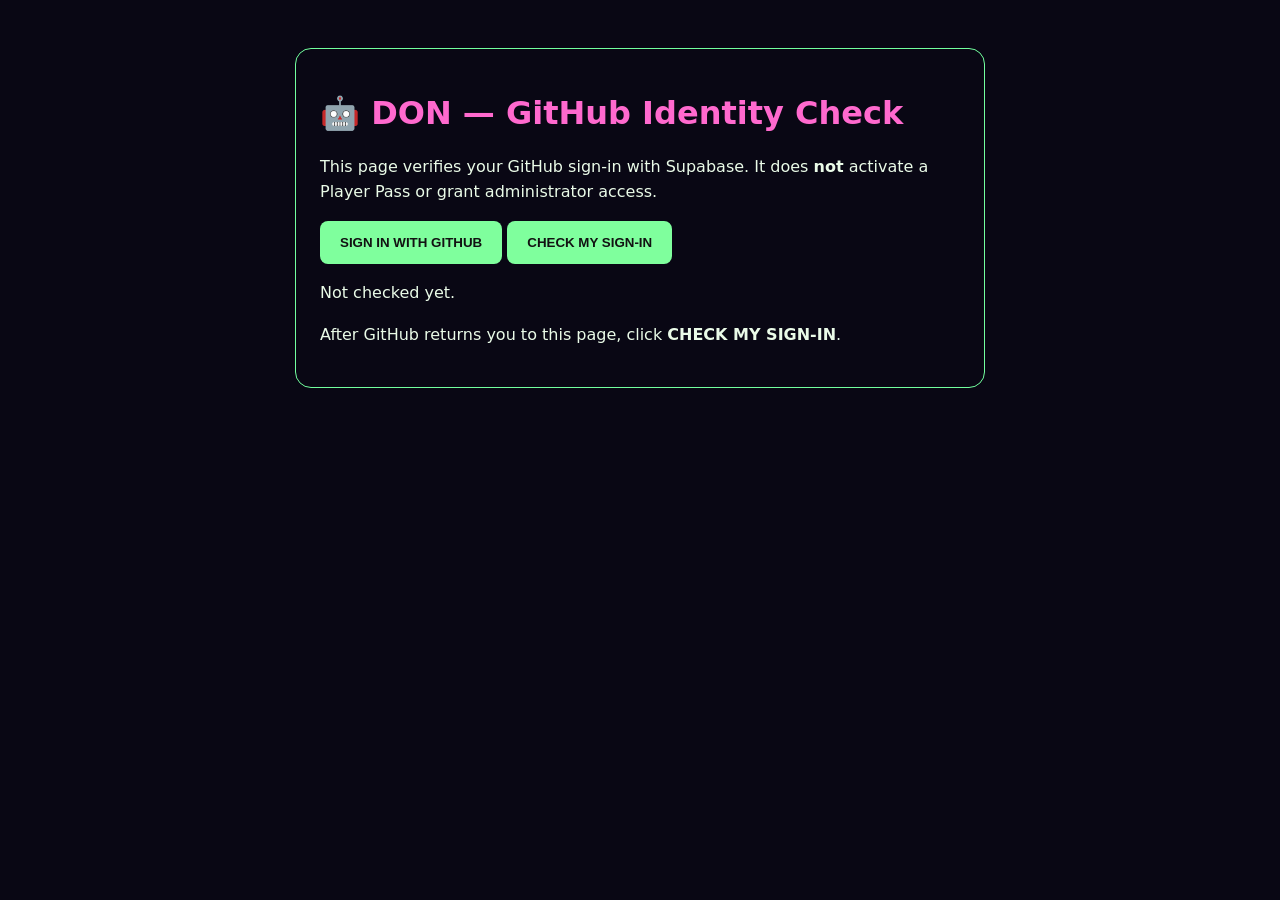
<file: don-github-identity-check.html>
<!doctype html>
<html lang="en"><head><meta charset="utf-8"><meta name="viewport" content="width=device-width,initial-scale=1">
<title>DON GitHub Identity Check — Big Daddy's Arcade</title>
<style>body{background:#090714;color:#eafbe8;font:16px system-ui;margin:0;padding:3rem 1rem}main{max-width:640px;margin:auto;border:1px solid #72ff9e;border-radius:16px;padding:24px}h1{color:#ff69ce}button{background:#7fff9d;color:#121212;border:0;border-radius:8px;padding:14px 20px;font-weight:800;cursor:pointer}button:disabled{opacity:.5}p{line-height:1.6}code{overflow-wrap:anywhere}</style></head>
<body><main><h1>🤖 DON — GitHub Identity Check</h1>
<p>This page verifies your GitHub sign-in with Supabase. It does <strong>not</strong> activate a Player Pass or grant administrator access.</p>
<button id="login">SIGN IN WITH GITHUB</button>
<button id="check">CHECK MY SIGN-IN</button>
<p id="status" role="status" aria-live="polite">Not checked yet.</p>
<p>After GitHub returns you to this page, click <strong>CHECK MY SIGN-IN</strong>.</p>
</main>
<script type="module">
import { createClient } from "https://esm.sh/@supabase/supabase-js@2.57.4";
const supabase=createClient("https://jrqzwlowxofnyqpmjgkg.supabase.co","sb_publishable_AYOK3FB6Kw0Oun_Sugq1wQ_brAZ3VRi",{auth:{flowType:"pkce",persistSession:true,detectSessionInUrl:true}});
const status=document.querySelector("#status");
document.querySelector("#login").addEventListener("click",async()=>{
  status.textContent="Opening GitHub…";
  const {error}=await supabase.auth.signInWithOAuth({provider:"github",options:{redirectTo:"https://g1lgamesh20.github.io/big-daddys-arcade/don-github-identity-check.html",scopes:"read:user"}});
  if(error)status.textContent="Sign-in could not start: "+error.message;
});
document.querySelector("#check").addEventListener("click",async()=>{
  status.textContent="Checking identity…";
  const {data,error}=await supabase.auth.getUser();
  if(error||!data?.user){status.textContent="No authenticated GitHub session found. Sign in first.";return;}
  const u=data.user;
  if(u.is_anonymous||!u.app_metadata?.providers?.includes("github")){
    status.textContent="A session exists, but it is not a verified GitHub sign-in.";return;
  }
  status.textContent="GitHub identity verified in Supabase. The operator can now verify your Auth user record server-side. Administrator access is NOT yet granted.";
});
</script></body></html>
</file>
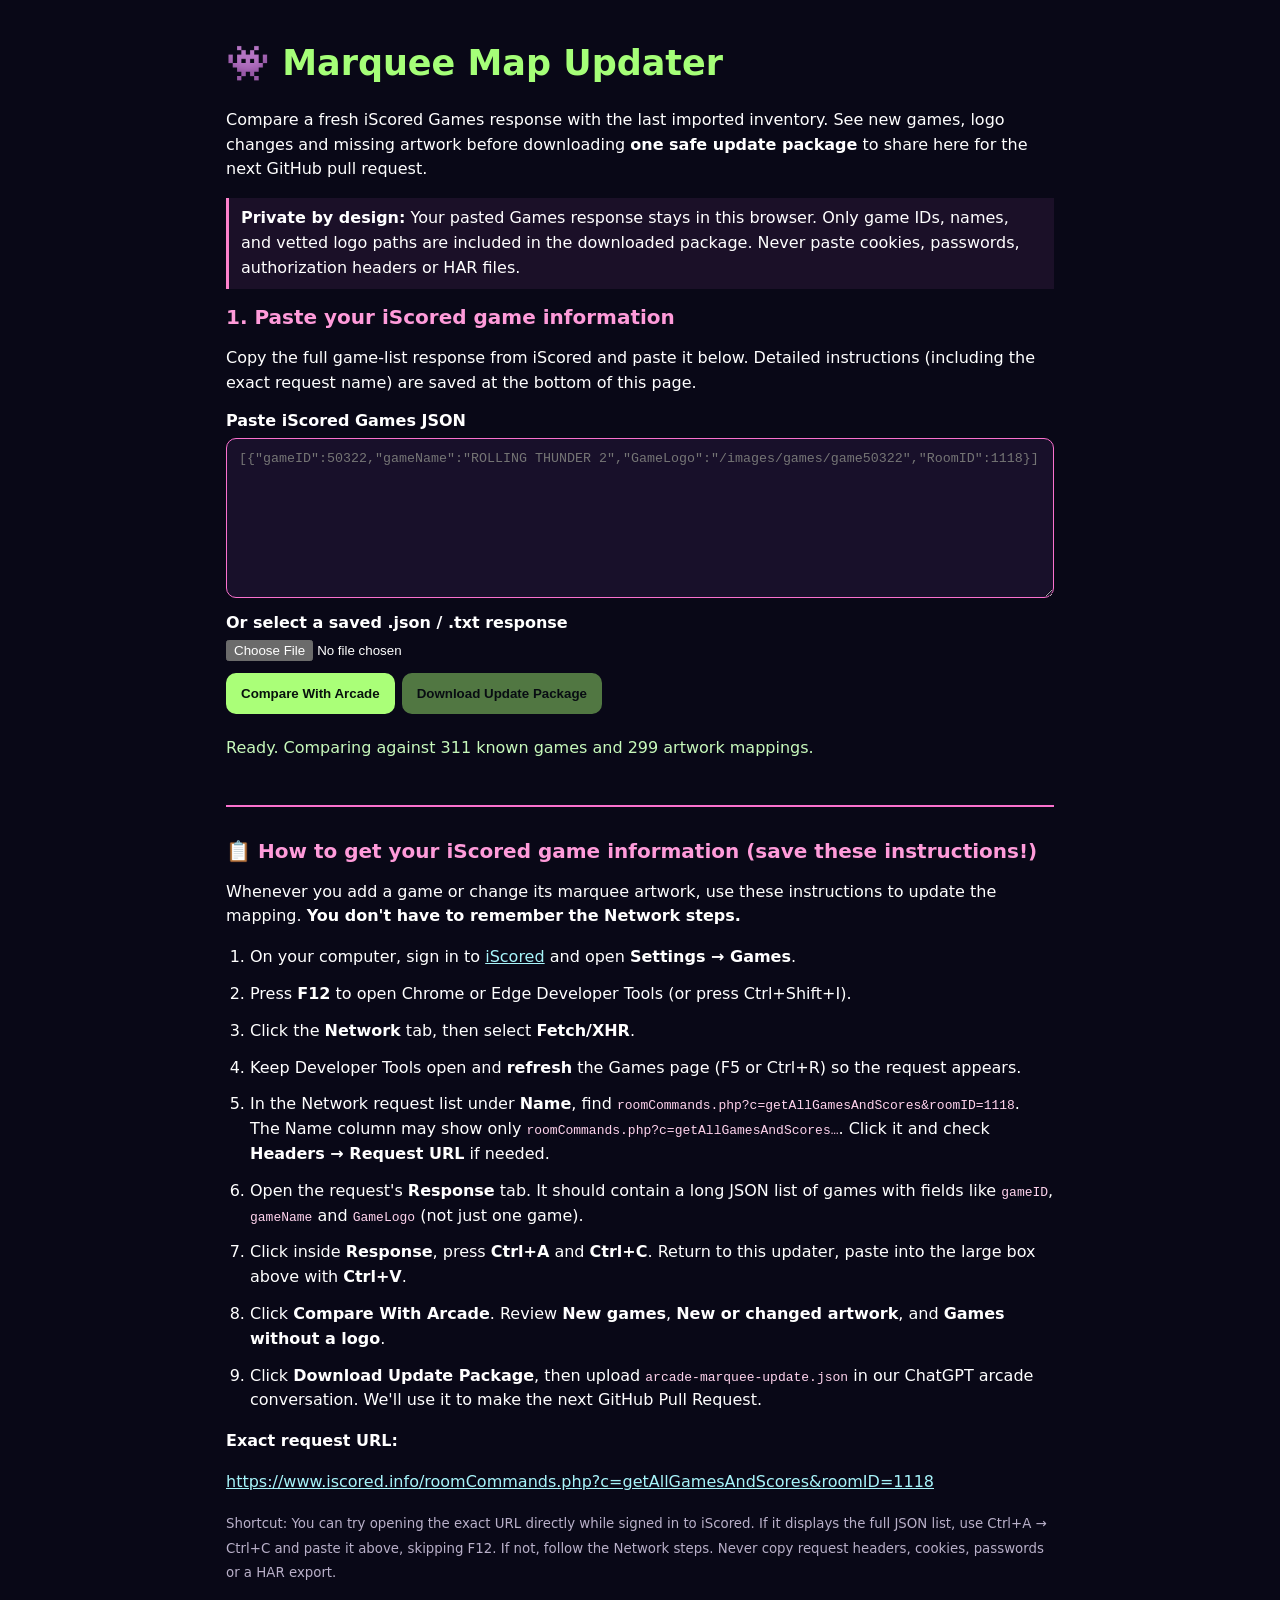
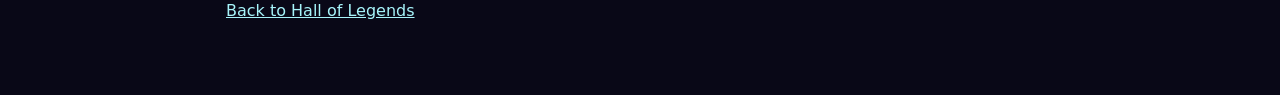
<file: marquee-import.html>
<!doctype html>
<html lang="en">
<head>
<meta charset="utf-8"><meta name="viewport" content="width=device-width,initial-scale=1,viewport-fit=cover">
<title>Marquee Map Updater — Big Daddy's Arcade</title>
<style>
:root{color-scheme:dark;font-family:system-ui,-apple-system,Segoe UI,sans-serif;background:#090817;color:#fff}
*{box-sizing:border-box}body{margin:auto;max-width:860px;padding:20px 16px 75px}
h1{font-size:clamp(24px,5vw,35px);color:#a5ff78}h2{font-size:20px;color:#ff9bda}
p,li{line-height:1.55}textarea{display:block;width:100%;height:160px;resize:vertical;background:#18102a;color:white;border:1px solid #fb71ce;border-radius:10px;padding:12px;font-family:ui-monospace,monospace}
button{display:inline-block;margin:12px 7px 12px 0;padding:13px 15px;color:#08120d;background:#aaff78;border:0;border-radius:10px;font-weight:800;cursor:pointer}
button:disabled{opacity:.45;cursor:not-allowed}label{display:block;font-weight:700;margin:15px 0 8px}
#status{padding:12px 0;white-space:pre-wrap;color:#c7f9bb}small{color:#b9b0c9}a{color:#a7f4fa}code{color:#ffd3ed}
.metrics{display:flex;flex-wrap:wrap;gap:9px}.metric{border:1px solid #504060;border-radius:10px;padding:12px;min-width:105px;flex:1}
.metric b{display:block;font-size:25px;color:#aaff78}.metric span{color:#d2c9dd;font-size:13px}
section.results{border-top:1px solid #554262;padding-top:8px;margin-top:12px}
ul.changes{max-height:250px;overflow:auto;padding-left:23px}li{overflow-wrap:anywhere}
.notice{border-left:3px solid #ff82cd;padding:8px 12px;background:#1b1028}
.howto{border-top:2px solid #fb71ce;margin-top:36px;padding-top:15px}
.howto ol{padding-left:24px}.howto li{margin:12px 0}.howto a,.howto code{overflow-wrap:anywhere}
</style></head>
<body>
<h1>👾 Marquee Map Updater</h1>
<p>Compare a fresh iScored Games response with the last imported inventory. See new games, logo changes and missing artwork before downloading <strong>one safe update package</strong> to share here for the next GitHub pull request.</p>
<p class="notice"><strong>Private by design:</strong> Your pasted Games response stays in this browser. Only game IDs, names, and vetted logo paths are included in the downloaded package. Never paste cookies, passwords, authorization headers or HAR files.</p>
<h2>1. Paste your iScored game information</h2>
<p>Copy the full game-list response from iScored and paste it below. Detailed instructions (including the exact request name) are saved at the bottom of this page.</p>
<label for="records">Paste iScored Games JSON</label>
<textarea id="records" spellcheck="false" placeholder='[{"gameID":50322,"gameName":"ROLLING THUNDER 2","GameLogo":"/images/games/game50322","RoomID":1118}]'></textarea>
<label for="source-file">Or select a saved .json / .txt response</label>
<input id="source-file" type="file" accept=".json,.txt,application/json,text/plain">
<div><button id="build" type="button" disabled>Compare With Arcade</button><button id="download" type="button" disabled>Download Update Package</button></div>
<div id="status" role="status" aria-live="polite">Loading current arcade inventory and logo map…</div>
<div id="report" hidden>
<h2>2. Review the differences</h2>
<div class="metrics" id="metrics"></div>
<div id="details"></div>
<p><small>Missing logos never erase existing artwork. Games absent from a partial response are not removed. This imports data only; it does not send updates or publish them to GitHub automatically.</small></p>
<h2>3. Download and upload here</h2>
<p>Click <strong>Download Update Package</strong>, then attach <code>arcade-marquee-update.json</code> in our ChatGPT conversation. I'll review it and prepare the next GitHub pull request. No other files needed.</p>
</div>
<section class="howto" aria-labelledby="instructions-heading">
<h2 id="instructions-heading">📋 How to get your iScored game information (save these instructions!)</h2>
<p>Whenever you add a game or change its marquee artwork, use these instructions to update the mapping. <strong>You don't have to remember the Network steps.</strong></p>
<ol>
<li>On your computer, sign in to <a href="https://www.iscored.info/" target="_blank" rel="noopener noreferrer">iScored</a> and open <strong>Settings → Games</strong>.</li>
<li>Press <strong>F12</strong> to open Chrome or Edge Developer Tools (or press Ctrl+Shift+I).</li>
<li>Click the <strong>Network</strong> tab, then select <strong>Fetch/XHR</strong>.</li>
<li>Keep Developer Tools open and <strong>refresh</strong> the Games page (F5 or Ctrl+R) so the request appears.</li>
<li>In the Network request list under <strong>Name</strong>, find <code>roomCommands.php?c=getAllGamesAndScores&amp;roomID=1118</code>. The Name column may show only <code>roomCommands.php?c=getAllGamesAndScores…</code>. Click it and check <strong>Headers → Request URL</strong> if needed.</li>
<li>Open the request's <strong>Response</strong> tab. It should contain a long JSON list of games with fields like <code>gameID</code>, <code>gameName</code> and <code>GameLogo</code> (not just one game).</li>
<li>Click inside <strong>Response</strong>, press <strong>Ctrl+A</strong> and <strong>Ctrl+C</strong>. Return to this updater, paste into the large box above with <strong>Ctrl+V</strong>.</li>
<li>Click <strong>Compare With Arcade</strong>. Review <strong>New games</strong>, <strong>New or changed artwork</strong>, and <strong>Games without a logo</strong>.</li>
<li>Click <strong>Download Update Package</strong>, then upload <code>arcade-marquee-update.json</code> in our ChatGPT arcade conversation. We'll use it to make the next GitHub Pull Request.</li>
</ol>
<p><strong>Exact request URL:</strong></p>
<p><a href="https://www.iscored.info/roomCommands.php?c=getAllGamesAndScores&amp;roomID=1118" target="_blank" rel="noopener noreferrer">https://www.iscored.info/roomCommands.php?c=getAllGamesAndScores&amp;roomID=1118</a></p>
<p><small>Shortcut: You can try opening the exact URL directly while signed in to iScored. If it displays the full JSON list, use Ctrl+A → Ctrl+C and paste it above, skipping F12. If not, follow the Network steps. Never copy request headers, cookies, passwords or a HAR export.</small></p>
</section>
<a href="./">Back to Hall of Legends</a>
<script>
(async()=>{
'use strict';
const text=document.getElementById('records'),input=document.getElementById('source-file');
const status=document.getElementById('status'),download=document.getElementById('download');
const build=document.getElementById('build'),report=document.getElementById('report');
const metrics=document.getElementById('metrics'),details=document.getElementById('details');
const validId=/^[0-9]{1,12}$/,validLogo=/^\/(?:community\/)?images\/games\/game[0-9]{1,12}$/;
let oldLogos,oldGames,packageData=null;
const has=(obj,key)=>Object.prototype.hasOwnProperty.call(obj,key);
try{
const [logoResponse,gameResponse]=await Promise.all([
 fetch('./game-logo-map.json',{cache:'no-store'}),
 fetch('./marquee-game-inventory.json',{cache:'no-store'})
]);
if(!logoResponse.ok||!gameResponse.ok)throw Error('Current map or inventory could not be loaded');
const logoJson=await logoResponse.json(),gameJson=await gameResponse.json();
oldLogos=logoJson;oldGames=gameJson.games;
if(!oldLogos||Array.isArray(oldLogos)||typeof oldLogos!=='object'||!oldGames||Array.isArray(oldGames)||typeof oldGames!=='object')throw Error('Invalid existing data');
build.disabled=false;
status.textContent='Ready. Comparing against '+Object.keys(oldGames).length+' known games and '+Object.keys(oldLogos).length+' artwork mappings.';
}catch(error){status.textContent='Cannot safely compare: '+error.message+'. No changes will be generated.';return;}
input.addEventListener('change',async()=>{
 if(input.files&&input.files[0])text.value=await input.files[0].text();
});
function rowsFrom(payload){
 if(Array.isArray(payload))return payload;
 if(payload&&typeof payload==='object'){
  if(payload.gameID!==undefined||payload.GameID!==undefined)return [payload];
  for(const key of ['games','Games','rows','data','result'])
   if(Array.isArray(payload[key]))return payload[key];
 }
 throw Error('Expected an iScored Games array, not a score-only response');
}
function addSection(title,items,formatter){
 const section=document.createElement('section');section.className='results';
 const heading=document.createElement('h3');heading.textContent=title+' ('+items.length+')';section.appendChild(heading);
 if(items.length){
  const ul=document.createElement('ul');ul.className='changes';
  for(const item of items){const li=document.createElement('li');li.textContent=formatter(item);ul.appendChild(li);}
  section.appendChild(ul);
 }
 details.appendChild(section);
}
function metric(count,label){
 const el=document.createElement('div');el.className='metric';
 const num=document.createElement('b');num.textContent=String(count);el.appendChild(num);
 const name=document.createElement('span');name.textContent=label;el.appendChild(name);
 metrics.appendChild(el);
}
build.addEventListener('click',()=>{
 packageData=null;download.disabled=true;report.hidden=true;details.replaceChildren();metrics.replaceChildren();
 let rows;try{rows=rowsFrom(JSON.parse(text.value));}catch(error){status.textContent='Invalid response: '+error.message;return;}
 const nextGames={...oldGames},nextLogos={...oldLogos},seen={};
 const added=[],artChanges=[],renamed=[],missing=[],invalid=[];
 let wrongRoom=0,unchanged=0;
 try{
  for(const row of rows){
   if(!row||typeof row!=='object'||Array.isArray(row)){invalid.push('Invalid record');continue;}
   const id=String(row.gameID??row.GameID??'').trim();
   const name=String(row.gameName??row.GameName??'').trim();
   const logo=row.GameLogo??row.gameLogo??null;
   if(row.RoomID!==undefined&&row.RoomID!==null&&String(row.RoomID).trim()!=='1118'){wrongRoom++;continue;}
   if(!validId.test(id)||!name||name.length>160){invalid.push('Invalid game ID or name');continue;}
   if(logo!==null&&logo!==''&&(typeof logo!=='string'||!validLogo.test(logo))){invalid.push('Invalid logo path for '+id);continue;}
   if(has(seen,id)){
    if(seen[id].name!==name||seen[id].logo!==logo)throw Error('Conflicting game records for '+id);
    continue;
   }
   seen[id]={name,logo};
   if(!has(oldGames,id))added.push({id,name,logo});
   else if(oldGames[id]!==name)renamed.push({id,name,old:oldGames[id]});
   nextGames[id]=name;
   if(!logo){
    missing.push({id,name,old:has(oldLogos,id)});
   }else{
    if(oldLogos[id]!==logo)artChanges.push({id,name,old:oldLogos[id]||null,logo});
    nextLogos[id]=logo;
   }
   if(has(oldGames,id)&&oldGames[id]===name&&(!logo||oldLogos[id]===logo))unchanged++;
  }
  if(!Object.keys(seen).length)throw Error('No valid games were found. No changes made.');
  if(invalid.length)throw Error(invalid.length+' invalid record(s) detected. Review the source before importing.');
  const sort=(entries)=>Object.fromEntries(Object.entries(entries).sort((a,b)=>Number(a[0])-Number(b[0])));
  packageData={
   format:'big-daddys-arcade-marquee-update-v1',
   games:sort(nextGames),
   logos:sort(nextLogos),
   summary:{source_games:Object.keys(seen).length,known_games_before:Object.keys(oldGames).length,new_games:added.length,changed_artwork:artChanges.length,renamed_games:renamed.length,without_logo:missing.length,wrong_room:wrongRoom}
  };
  metric(Object.keys(seen).length,'Games in response');metric(added.length,'New games');
  metric(artChanges.length,'New / changed artwork');metric(missing.length,'No logo selected');
  addSection('New games',added,x=>x.name+' (ID '+x.id+')'+(x.logo?'':' — no artwork yet'));
  addSection('New or changed artwork',artChanges,x=>x.name+' (ID '+x.id+')'+(x.old?' — updated selection':' — newly mapped'));
  addSection('Renamed games',renamed,x=>x.old+' → '+x.name+' (ID '+x.id+')');
  addSection('Games without a logo',missing,x=>x.name+' (ID '+x.id+')'+(x.old?' — keeping prior artwork':''));
  status.textContent='Comparison complete: '+unchanged+' unchanged; '+wrongRoom+' records from other rooms skipped. Safe update package ready.';
  report.hidden=false;download.disabled=false;
 }catch(error){status.textContent='No package created: '+error.message;}
});
download.addEventListener('click',()=>{
 if(!packageData)return;
 const blob=new Blob([JSON.stringify(packageData,null,2)+'\n'],{type:'application/json'});
 const url=URL.createObjectURL(blob),a=document.createElement('a');
 a.href=url;a.download='arcade-marquee-update.json';a.click();
 setTimeout(()=>URL.revokeObjectURL(url),2000);
});
})();
</script>
</body></html>
</file>
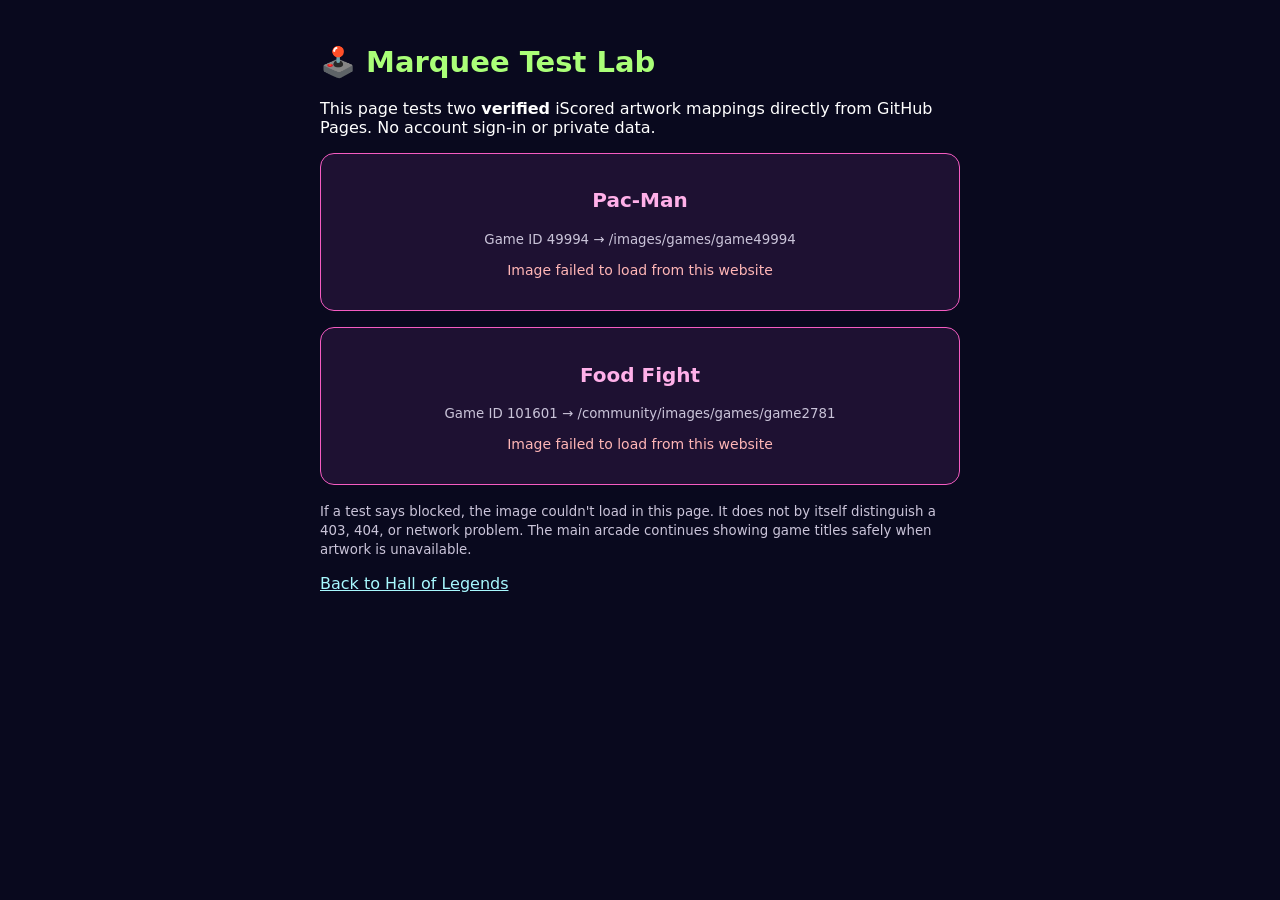
<file: marquee-test.html>
<!doctype html>
<html lang="en"><head>
<meta charset="utf-8"><meta name="viewport" content="width=device-width, initial-scale=1, viewport-fit=cover">
<title>Arcade Marquee Diagnostic</title>
<style>
:root{color-scheme:dark;font-family:system-ui,sans-serif;background:#09091e;color:white}
body{margin:0;padding:26px 14px;max-width:640px;margin-inline:auto}
h1{color:#aaff78;font-size:clamp(21px,5vw,29px)}
article{padding:18px;margin:16px 0;border:1px solid #f55cc2;border-radius:14px;background:#1e1132;text-align:center}
h2{font-size:20px;color:#ffb0e9}
img{max-width:100%;max-height:175px;height:auto;margin:12px auto;object-fit:contain;display:block}
.status{color:#b9ff99;font-size:14px}.error{color:#ffb6b6}
small{color:#cac4d9}a{color:#a8f9ff}
</style></head><body>
<h1>🕹️ Marquee Test Lab</h1>
<p>This page tests two <strong>verified</strong> iScored artwork mappings directly from GitHub Pages. No account sign-in or private data.</p>
<article id="pac"><h2>Pac-Man</h2><small>Game ID 49994 → /images/games/game49994</small><p class="status">Checking...</p><div class="picture"></div></article>
<article id="food"><h2>Food Fight</h2><small>Game ID 101601 → /community/images/games/game2781</small><p class="status">Checking...</p><div class="picture"></div></article>
<p><small>If a test says blocked, the image couldn't load in this page. It does not by itself distinguish a 403, 404, or network problem. The main arcade continues showing game titles safely when artwork is unavailable.</small></p>
<p><a href="./">Back to Hall of Legends</a></p>
<script>
(async()=>{
  let map={};
  try{
    const r=await fetch('./game-logo-map.json',{cache:'no-store'});
    if(!r.ok)throw Error('Map not available');
    map=await r.json();
  }catch(_){
    for(const node of document.querySelectorAll('.status')){node.textContent='Could not load game-logo-map.json';node.classList.add('error');}
    return;
  }
  for(const [id,selector] of [['49994','#pac'],['101601','#food']]){
    const card=document.querySelector(selector);
    const label=card.querySelector('.status');
    const path=map[id];
    if(typeof path!=='string'||!/^\/(?:community\/)?images\/games\/game\d{1,12}$/.test(path)){
      label.textContent='No valid image mapping found';label.classList.add('error');continue;
    }
    const img=new Image();
    img.alt=selector==='#pac'?'Pac-Man marquee':'Food Fight marquee';
    img.onload=()=>{if(img.naturalWidth>0){card.querySelector('.picture').append(img);label.textContent='✓ Image loaded successfully';}else{label.textContent='Image decoded without dimensions';label.classList.add('error');}};
    img.onerror=()=>{label.textContent='Image failed to load from this website';label.classList.add('error');};
    img.src='https://www.iscored.info'+path;
  }
})();
</script>
</body></html>
</file>
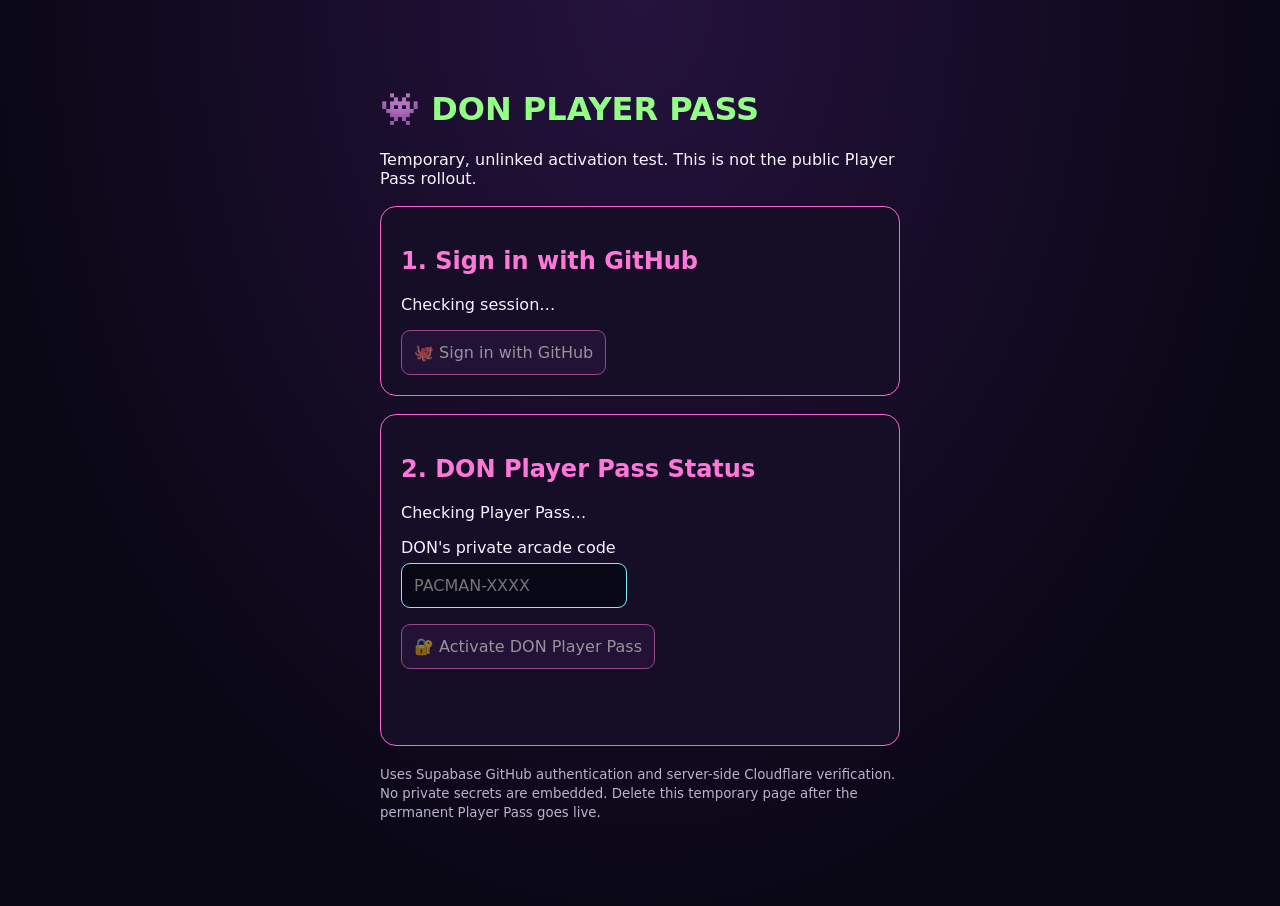
<file: player-pass-test.html>
<!doctype html>
<html lang="en"><head><meta charset="utf-8"><meta name="viewport" content="width=device-width,initial-scale=1"><meta name="robots" content="noindex,nofollow"><title>DON Player Pass — Temporary Activation Test</title>
<style>body{margin:0;background:radial-gradient(ellipse at top,#25123d,#090714 75%);color:#f5f3ff;font:16px system-ui,sans-serif}main{max-width:520px;margin:5vh auto;padding:24px}h1{color:#93ff85}h2{color:#ff78d9}section{border:1px solid #ff62ce;border-radius:16px;padding:20px;background:#160e26;margin:18px 0}button,input{font:inherit;padding:12px;border-radius:9px}button{background:#2d1743;border:1px solid #ff78d9;color:white;cursor:pointer}button:disabled{opacity:.55}input{background:#080716;border:1px solid #80eaff;color:white;max-width:95%;box-sizing:border-box}label{display:block;margin:14px 0 6px}#status{white-space:pre-wrap;min-height:24px}small{color:#b9b3ce}</style>
<script src="https://challenges.cloudflare.com/turnstile/v0/api.js?render=explicit" async defer></script></head>
<body><main><h1>👾 DON PLAYER PASS</h1><p>Temporary, unlinked activation test. This is not the public Player Pass rollout.</p>
<section><h2>1. Sign in with GitHub</h2><p id="identity">Checking session…</p><button id="login" disabled>🐙 Sign in with GitHub</button> <button id="logout" hidden>Sign out</button></section>
<section><h2 id="pass-heading">2. DON Player Pass Status</h2><p id="pass-description">Checking Player Pass…</p>
<form id="activation"><label for="code">DON's private arcade code</label><input id="code" autocomplete="off" autocapitalize="characters" spellcheck="false" placeholder="PACMAN-XXXX" maxlength="20" required><div id="challenge" style="margin:16px 0"></div><button id="activate" disabled>🔐 Activate DON Player Pass</button></form><p id="status" role="status" aria-live="polite"></p></section>
<p><small>Uses Supabase GitHub authentication and server-side Cloudflare verification. No private secrets are embedded. Delete this temporary page after the permanent Player Pass goes live.</small></p></main>
<script type="module">
import { createClient } from "https://esm.sh/@supabase/supabase-js@2";
const URL="https://jrqzwlowxofnyqpmjgkg.supabase.co";
const KEY="sb_publishable_AYOK3FB6Kw0Oun_Sugq1wQ_brAZ3VRi";
const SITE_KEY="0x4AAAAAAF7pNMnGbksEUOCw";
const REDIRECT="https://g1lgamesh20.github.io/big-daddys-arcade/player-pass-test.html";
const supabase=createClient(URL,KEY,{auth:{detectSessionInUrl:true,persistSession:true,autoRefreshToken:true}});
const $=id=>document.getElementById(id);
let widgetId=null,verified=false,used=false;
function setStatus(s){$("status").textContent=s}
async function update(){
 const {data:{user},error}=await supabase.auth.getUser();
 verified=!error&&!!user&&!user.is_anonymous&&user.app_metadata?.providers?.includes("github");
 $("identity").textContent=verified?"Signed in with GitHub. You may activate DON.":user?"This is not a GitHub session. Sign out and sign in with GitHub.":"Not signed in.";
 $("login").hidden=verified;$("login").disabled=false;$("logout").hidden=!user;
 if(verified){
  const {data:role,error:roleError}=await supabase.rpc("arcade_my_player_pass_role");
  if(!roleError && Array.isArray(role) && role.some(r=>r.iscored_handle==="DON")){
   used=true;
   $("activation").hidden=true;
   $("pass-heading").textContent="2. DON Player Pass Status"; $("pass-description").textContent="Your Player Pass was verified with Supabase."; setStatus(role.some(r=>r.iscored_handle==="DON" && r.is_admin===true) ? "🏆 DON — PLAYER PASS ACTIVATED!\n🛡️ ADMINISTRATOR VERIFIED" : "🏆 DON — PLAYER PASS ACTIVATED!\nAdministrator grant pending.");
  }else if(roleError){
   $("activation").hidden=true;
   setStatus("Unable to check existing Player Pass. Do not reuse your activation code.");
  }else{
   $("activation").hidden=false;
   $("pass-heading").textContent="2. Activate DON"; $("pass-description").textContent="Enter your privately generated one-time code. Never share it with anyone.";
   if(!used)setStatus("No linked Player Pass found for this GitHub account. Do not reuse an already redeemed code.");
  }
 }else{
  $("activation").hidden=true;
  if(!used)setStatus("Sign in with GitHub to check your existing Player Pass.");
 }
 $("activate").disabled=!verified||used||widgetId===null;
}
$("login").onclick=async()=>{ $("login").disabled=true;const {error}=await supabase.auth.signInWithOAuth({provider:"github",options:{redirectTo:REDIRECT,scopes:"read:user"}});if(error){setStatus("GitHub sign-in failed: "+error.message);$("login").disabled=false;}};
$("logout").onclick=async()=>{await supabase.auth.signOut();used=false;setStatus("Signed out.");await update()};
$("activation").onsubmit=async e=>{
 e.preventDefault();
 if(!verified||used||widgetId===null)return;
 const code=$("code").value.trim().toUpperCase();
 if(!/^[A-Z]{3,12}-[A-Z0-9]{4}$/.test(code)){setStatus("Enter your complete PACMAN-XXXX code.");return}
 $("activate").disabled=true;setStatus("Activating…");
 try{
  const token=window.turnstile?.getResponse(widgetId);
  if(!token)throw Error("Complete the human verification first.");
  const {data:{session}}=await supabase.auth.getSession();
  if(!session?.access_token)throw Error("GitHub session expired. Sign in again.");
  const response=await fetch(URL+"/functions/v1/player-pass-redeem",{method:"POST",headers:{"content-type":"application/json","apikey":KEY,"authorization":"Bearer "+session.access_token},body:JSON.stringify({initials:"DON",code,turnstile_token:token})});
  const data=await response.json().catch(()=>({}));
  if(!response.ok||data.activated!==true)throw Error(data.error||"Activation could not be confirmed");
  used=true;$("code").value="";setStatus("🏆 DON — PLAYER PASS ACTIVATED! Administrator grant is a separate step.");
 }catch(err){setStatus(err.message||"Activation failed. Please try again.");window.turnstile?.reset(widgetId)}
 finally{await update()}
};
const start=()=>{if(typeof window.turnstile?.render!=="function"){setTimeout(start,200);return}try{widgetId=window.turnstile.render("#challenge",{sitekey:SITE_KEY});void update()}catch(e){setStatus("Turnstile unavailable: "+e.message)}};
await update();start();
</script></body></html>
</file>
